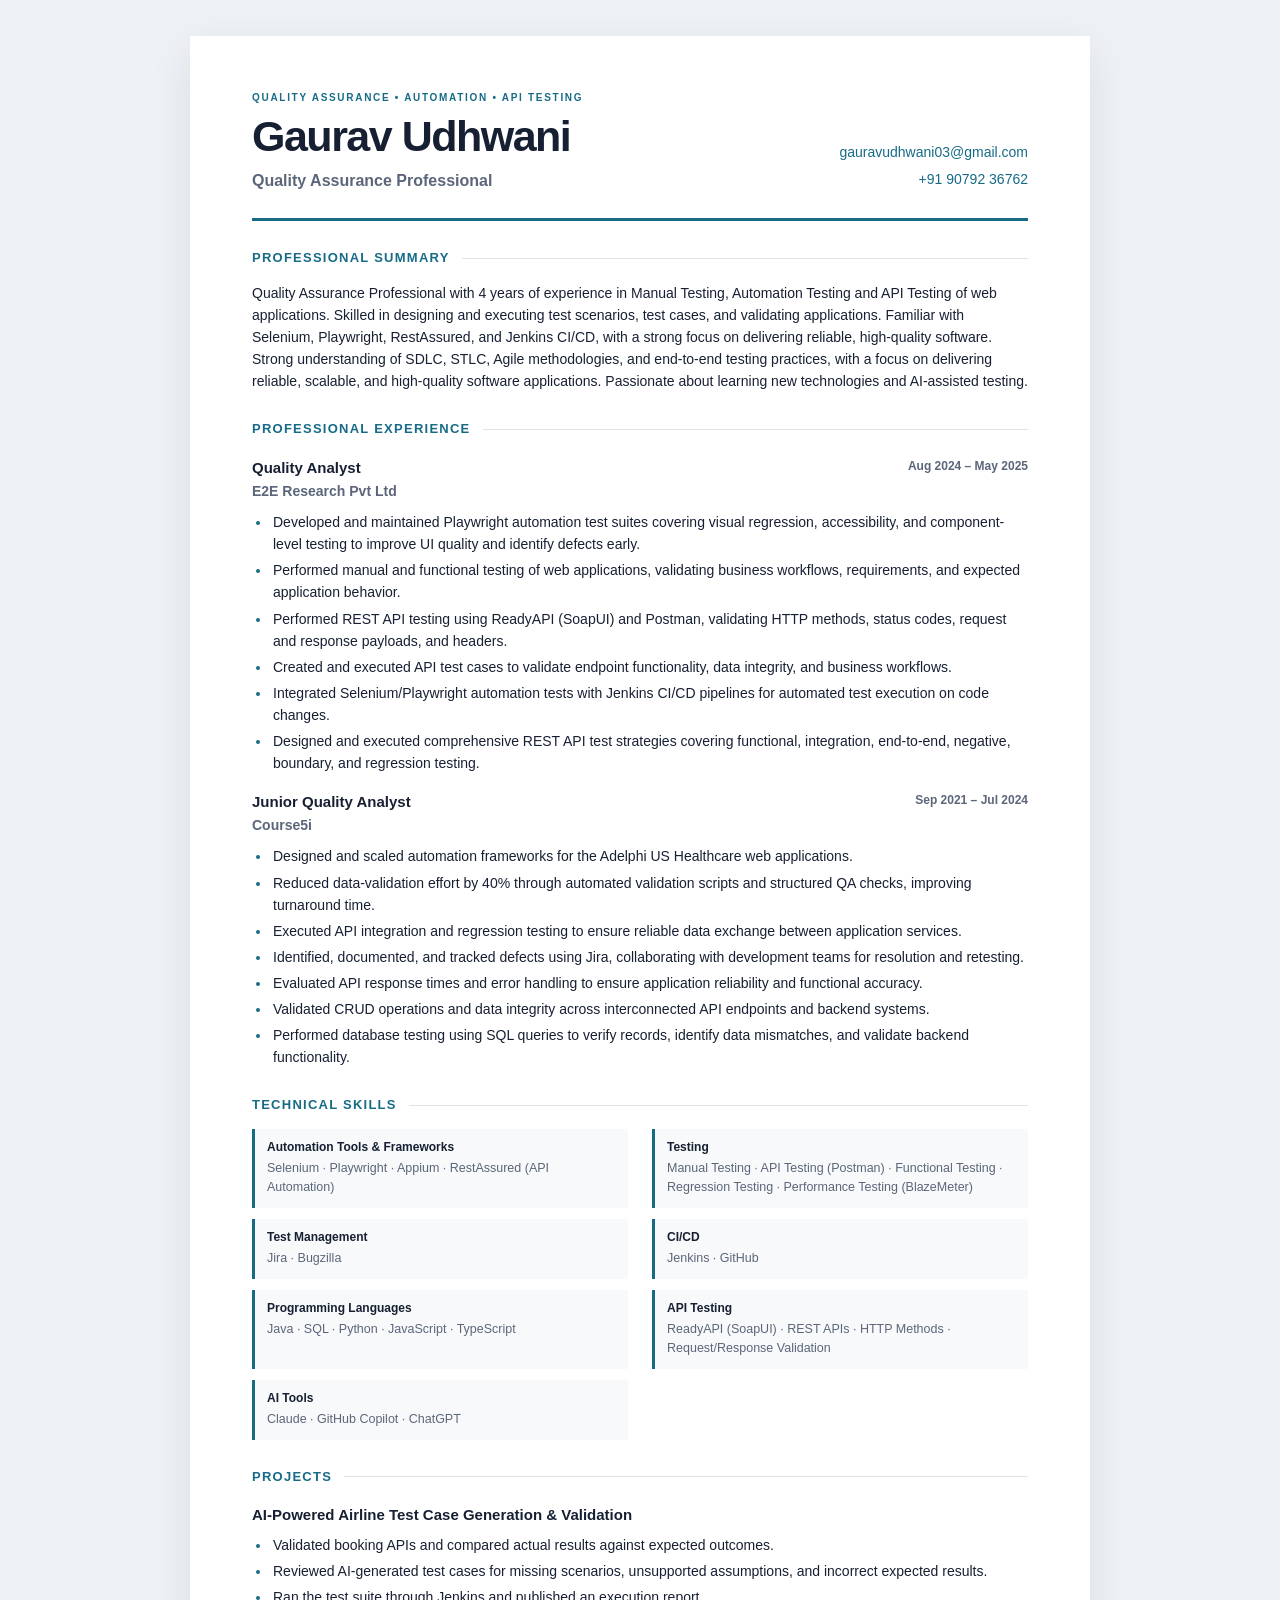
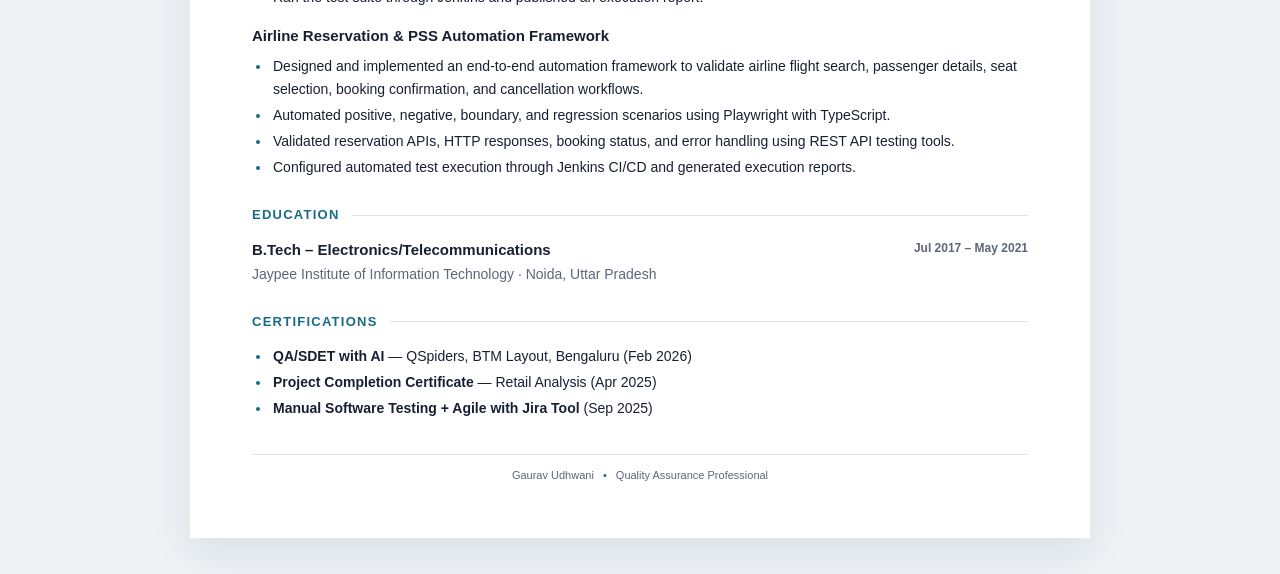
<file: index.html>
<!DOCTYPE html>
<html lang="en">
<head>
  <meta charset="UTF-8">
  <meta name="viewport" content="width=device-width, initial-scale=1.0">
  <meta name="description" content="Gaurav Udhwani - Quality Assurance and SDET professional resume">
  <title>Gaurav Udhwani | QA Automation Engineer</title>
  <link rel="stylesheet" href="style.css">
</head>
<body>
  <main class="resume">
    <header class="header">
      <div>
        <p class="eyebrow">QUALITY ASSURANCE • AUTOMATION • API TESTING</p>
        <h1>Gaurav Udhwani</h1>
        <p class="role">Quality Assurance Professional</p>
      </div>
      <div class="contact">
        <a href="mailto:gauravudhwani03@gmail.com">gauravudhwani03@gmail.com</a>
        <a href="tel:+919079236762">+91 90792 36762</a>
      </div>
    </header>

    <section>
      <h2>Professional Summary</h2>
      <p>Quality Assurance Professional with 4 years of experience in Manual Testing, Automation Testing and API Testing of web applications. Skilled in designing and executing test scenarios, test cases, and validating applications. Familiar with Selenium, Playwright, RestAssured, and Jenkins CI/CD, with a strong focus on delivering reliable, high-quality software. Strong understanding of SDLC, STLC, Agile methodologies, and end-to-end testing practices, with a focus on delivering reliable, scalable, and high-quality software applications. Passionate about learning new technologies and AI-assisted testing.</p>
    </section>

    <section>
      <h2>Professional Experience</h2>
      <article class="job">
        <div class="job-heading">
          <div><h3>Quality Analyst</h3><p class="company">E2E Research Pvt Ltd</p></div>
          <span class="date">Aug 2024 – May 2025</span>
        </div>
        <ul>
          <li>Developed and maintained Playwright automation test suites covering visual regression, accessibility, and component-level testing to improve UI quality and identify defects early.</li>
          <li>Performed manual and functional testing of web applications, validating business workflows, requirements, and expected application behavior.</li>
          <li>Performed REST API testing using ReadyAPI (SoapUI) and Postman, validating HTTP methods, status codes, request and response payloads, and headers.</li>
          <li>Created and executed API test cases to validate endpoint functionality, data integrity, and business workflows.</li>
          <li>Integrated Selenium/Playwright automation tests with Jenkins CI/CD pipelines for automated test execution on code changes.</li>
          <li>Designed and executed comprehensive REST API test strategies covering functional, integration, end-to-end, negative, boundary, and regression testing.</li>
        </ul>
      </article>
      <article class="job">
        <div class="job-heading">
          <div><h3>Junior Quality Analyst</h3><p class="company">Course5i</p></div>
          <span class="date">Sep 2021 – Jul 2024</span>
        </div>
        <ul>
          <li>Designed and scaled automation frameworks for the Adelphi US Healthcare web applications.</li>
          <li>Reduced data-validation effort by 40% through automated validation scripts and structured QA checks, improving turnaround time.</li>
          <li>Executed API integration and regression testing to ensure reliable data exchange between application services.</li>
          <li>Identified, documented, and tracked defects using Jira, collaborating with development teams for resolution and retesting.</li>
          <li>Evaluated API response times and error handling to ensure application reliability and functional accuracy.</li>
          <li>Validated CRUD operations and data integrity across interconnected API endpoints and backend systems.</li>
          <li>Performed database testing using SQL queries to verify records, identify data mismatches, and validate backend functionality.</li>
        </ul>
      </article>
    </section>

    <section>
      <h2>Technical Skills</h2>
      <div class="skills">
        <div><h3>Automation Tools &amp; Frameworks</h3><p>Selenium · Playwright · Appium · RestAssured (API Automation)</p></div>
        <div><h3>Testing</h3><p>Manual Testing · API Testing (Postman) · Functional Testing · Regression Testing · Performance Testing (BlazeMeter)</p></div>
        <div><h3>Test Management</h3><p>Jira · Bugzilla</p></div>
        <div><h3>CI/CD</h3><p>Jenkins · GitHub</p></div>
        <div><h3>Programming Languages</h3><p>Java · SQL · Python · JavaScript · TypeScript</p></div>
        <div><h3>API Testing</h3><p>ReadyAPI (SoapUI) · REST APIs · HTTP Methods · Request/Response Validation</p></div>
        <div><h3>AI Tools</h3><p>Claude · GitHub Copilot · ChatGPT</p></div>
      </div>
    </section>

    <section>
      <h2>Projects</h2>
      <article class="project">
        <h3>AI-Powered Airline Test Case Generation &amp; Validation</h3>
        <ul>
          <li>Validated booking APIs and compared actual results against expected outcomes.</li>
          <li>Reviewed AI-generated test cases for missing scenarios, unsupported assumptions, and incorrect expected results.</li>
          <li>Ran the test suite through Jenkins and published an execution report.</li>
        </ul>
      </article>
      <article class="project">
        <h3>Airline Reservation &amp; PSS Automation Framework</h3>
        <ul>
          <li>Designed and implemented an end-to-end automation framework to validate airline flight search, passenger details, seat selection, booking confirmation, and cancellation workflows.</li>
          <li>Automated positive, negative, boundary, and regression scenarios using Playwright with TypeScript.</li>
          <li>Validated reservation APIs, HTTP responses, booking status, and error handling using REST API testing tools.</li>
          <li>Configured automated test execution through Jenkins CI/CD and generated execution reports.</li>
        </ul>
      </article>
    </section>

    <section>
      <h2>Education</h2>
      <div class="education">
        <div><h3>B.Tech – Electronics/Telecommunications</h3><p>Jaypee Institute of Information Technology · Noida, Uttar Pradesh</p></div>
        <span class="date">Jul 2017 – May 2021</span>
      </div>
    </section>

    <section>
      <h2>Certifications</h2>
      <ul class="certifications">
        <li><strong>QA/SDET with AI</strong> — QSpiders, BTM Layout, Bengaluru (Feb 2026)</li>
        <li><strong>Project Completion Certificate</strong> — Retail Analysis (Apr 2025)</li>
        <li><strong>Manual Software Testing + Agile with Jira Tool</strong> (Sep 2025)</li>
      </ul>
    </section>

    <footer>Gaurav Udhwani <span>•</span> Quality Assurance Professional</footer>
  </main>
</body>
</html>
</file>
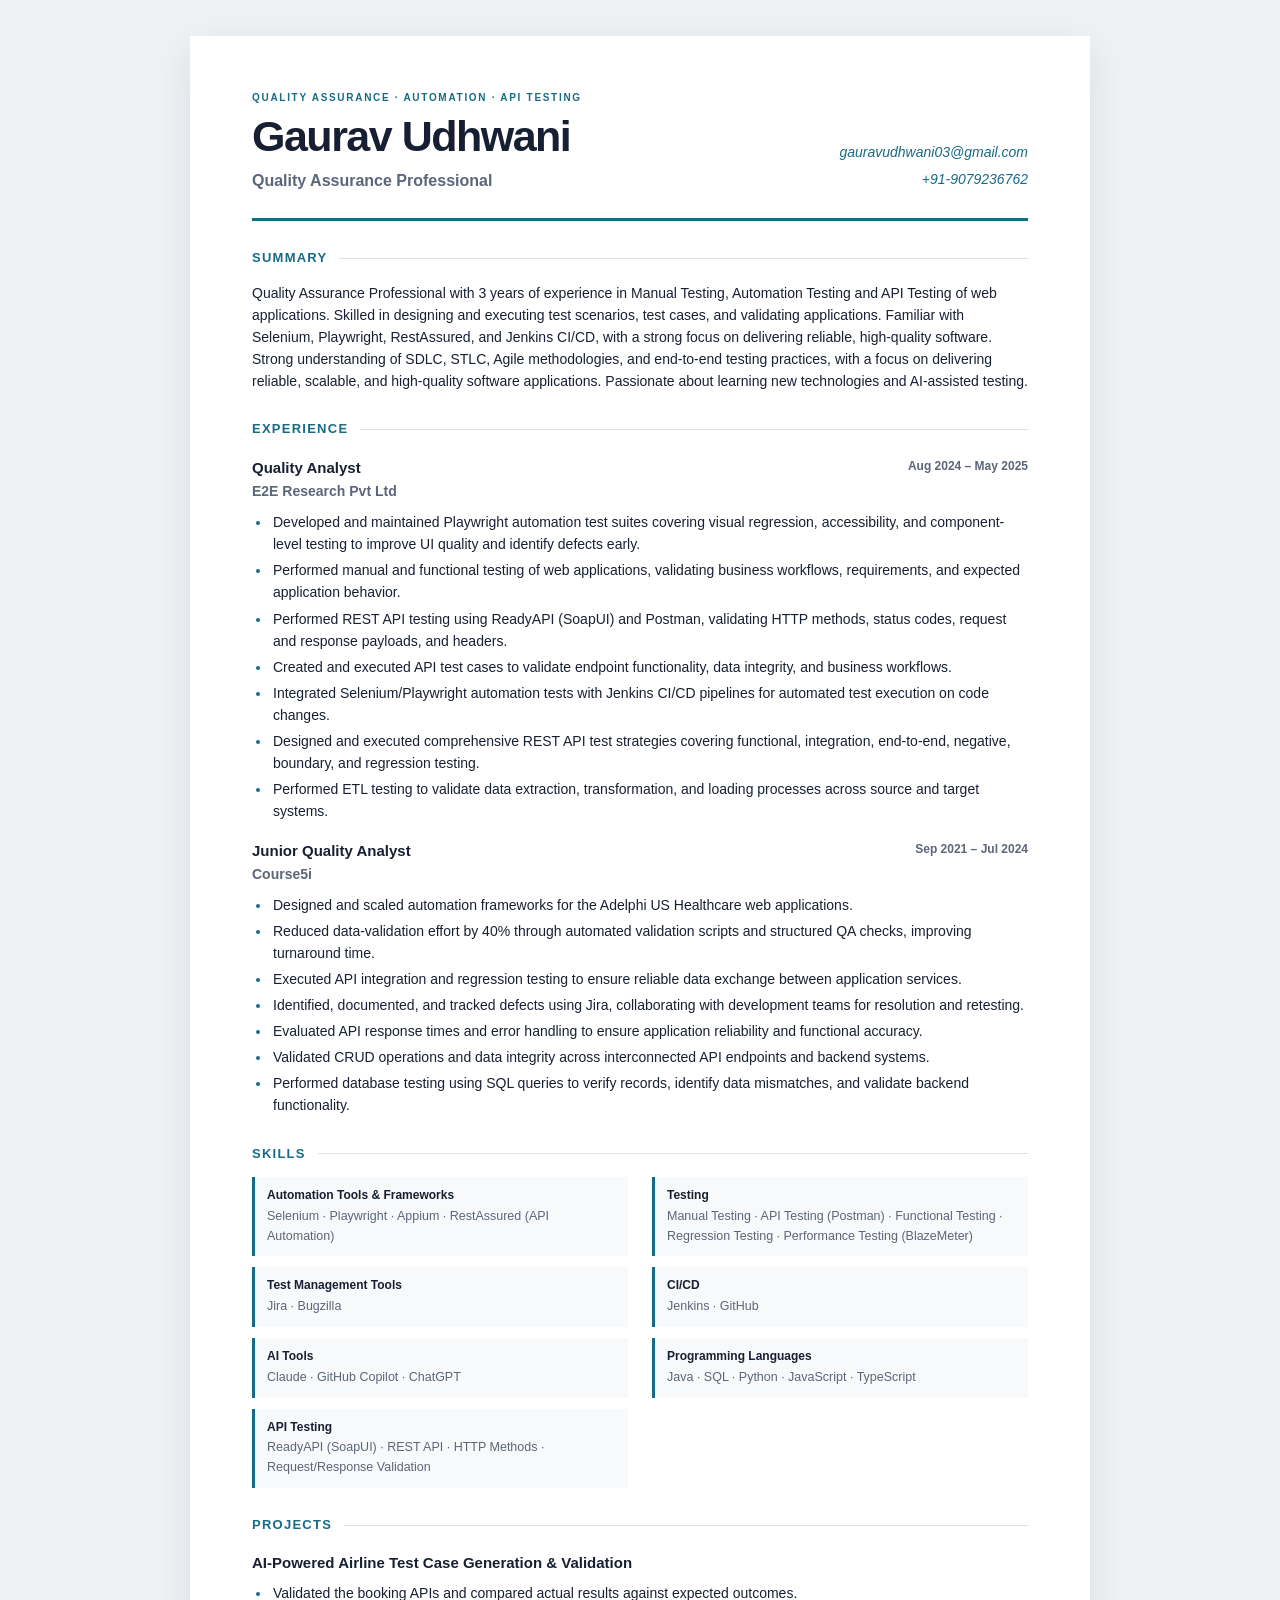
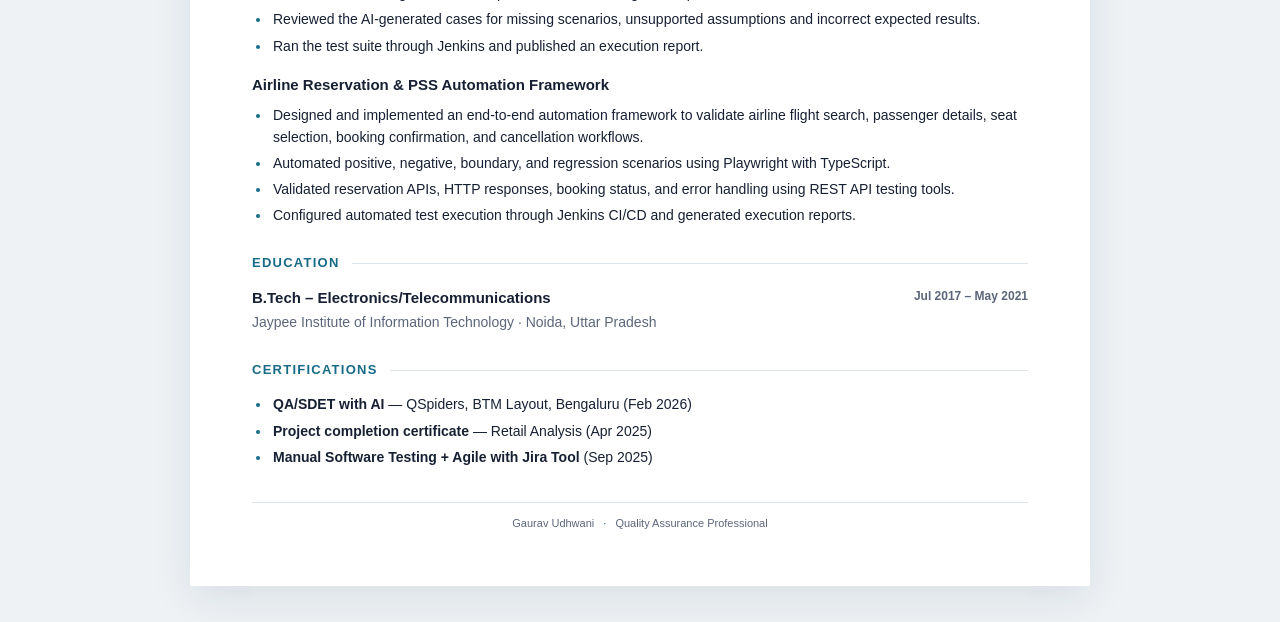
<file: index (2).html>
<!DOCTYPE html>
<html lang="en">
<head>
  <meta charset="UTF-8">
  <meta name="viewport" content="width=device-width, initial-scale=1.0">
  <meta name="description" content="Gaurav Udhwani - Quality Assurance Professional resume">
  <title>Gaurav Udhwani | Quality Assurance Professional</title>
  <link rel="stylesheet" href="style.css">
</head>
<body>
  <main class="resume">
    <header class="header">
      <div>
        <p class="eyebrow">QUALITY ASSURANCE · AUTOMATION · API TESTING</p>
        <h1>Gaurav Udhwani</h1>
        <p class="role">Quality Assurance Professional</p>
      </div>
      <address class="contact">
        <a href="mailto:gauravudhwani03@gmail.com">gauravudhwani03@gmail.com</a>
        <a href="tel:+919079236762">+91-9079236762</a>
      </address>
    </header>

    <section>
      <h2>Summary</h2>
      <p>Quality Assurance Professional with 3 years of experience in Manual Testing, Automation Testing and API Testing of web applications. Skilled in designing and executing test scenarios, test cases, and validating applications. Familiar with Selenium, Playwright, RestAssured, and Jenkins CI/CD, with a strong focus on delivering reliable, high-quality software. Strong understanding of SDLC, STLC, Agile methodologies, and end-to-end testing practices, with a focus on delivering reliable, scalable, and high-quality software applications. Passionate about learning new technologies and AI-assisted testing.</p>
    </section>

    <section>
      <h2>Experience</h2>
      <article class="job">
        <div class="job-heading">
          <div><h3>Quality Analyst</h3><p class="company">E2E Research Pvt Ltd</p></div>
          <span class="date">Aug 2024 – May 2025</span>
        </div>
        <ul>
          <li>Developed and maintained Playwright automation test suites covering visual regression, accessibility, and component-level testing to improve UI quality and identify defects early.</li>
          <li>Performed manual and functional testing of web applications, validating business workflows, requirements, and expected application behavior.</li>
          <li>Performed REST API testing using ReadyAPI (SoapUI) and Postman, validating HTTP methods, status codes, request and response payloads, and headers.</li>
          <li>Created and executed API test cases to validate endpoint functionality, data integrity, and business workflows.</li>
          <li>Integrated Selenium/Playwright automation tests with Jenkins CI/CD pipelines for automated test execution on code changes.</li>
          <li>Designed and executed comprehensive REST API test strategies covering functional, integration, end-to-end, negative, boundary, and regression testing.</li>
          <li>Performed ETL testing to validate data extraction, transformation, and loading processes across source and target systems.</li>
        </ul>
      </article>

      <article class="job">
        <div class="job-heading">
          <div><h3>Junior Quality Analyst</h3><p class="company">Course5i</p></div>
          <span class="date">Sep 2021 – Jul 2024</span>
        </div>
        <ul>
          <li>Designed and scaled automation frameworks for the Adelphi US Healthcare web applications.</li>
          <li>Reduced data-validation effort by 40% through automated validation scripts and structured QA checks, improving turnaround time.</li>
          <li>Executed API integration and regression testing to ensure reliable data exchange between application services.</li>
          <li>Identified, documented, and tracked defects using Jira, collaborating with development teams for resolution and retesting.</li>
          <li>Evaluated API response times and error handling to ensure application reliability and functional accuracy.</li>
          <li>Validated CRUD operations and data integrity across interconnected API endpoints and backend systems.</li>
          <li>Performed database testing using SQL queries to verify records, identify data mismatches, and validate backend functionality.</li>
        </ul>
      </article>
    </section>

    <section>
      <h2>Skills</h2>
      <div class="skills">
        <div><h3>Automation Tools &amp; Frameworks</h3><p>Selenium · Playwright · Appium · RestAssured (API Automation)</p></div>
        <div><h3>Testing</h3><p>Manual Testing · API Testing (Postman) · Functional Testing · Regression Testing · Performance Testing (BlazeMeter)</p></div>
        <div><h3>Test Management Tools</h3><p>Jira · Bugzilla</p></div>
        <div><h3>CI/CD</h3><p>Jenkins · GitHub</p></div>
        <div><h3>AI Tools</h3><p>Claude · GitHub Copilot · ChatGPT</p></div>
        <div><h3>Programming Languages</h3><p>Java · SQL · Python · JavaScript · TypeScript</p></div>
        <div><h3>API Testing</h3><p>ReadyAPI (SoapUI) · REST API · HTTP Methods · Request/Response Validation</p></div>
      </div>
    </section>

    <section>
      <h2>Projects</h2>
      <article class="project">
        <h3>AI-Powered Airline Test Case Generation &amp; Validation</h3>
        <ul>
          <li>Validated the booking APIs and compared actual results against expected outcomes.</li>
          <li>Reviewed the AI-generated cases for missing scenarios, unsupported assumptions and incorrect expected results.</li>
          <li>Ran the test suite through Jenkins and published an execution report.</li>
        </ul>
      </article>
      <article class="project">
        <h3>Airline Reservation &amp; PSS Automation Framework</h3>
        <ul>
          <li>Designed and implemented an end-to-end automation framework to validate airline flight search, passenger details, seat selection, booking confirmation, and cancellation workflows.</li>
          <li>Automated positive, negative, boundary, and regression scenarios using Playwright with TypeScript.</li>
          <li>Validated reservation APIs, HTTP responses, booking status, and error handling using REST API testing tools.</li>
          <li>Configured automated test execution through Jenkins CI/CD and generated execution reports.</li>
        </ul>
      </article>
    </section>

    <section>
      <h2>Education</h2>
      <div class="education">
        <div>
          <h3>B.Tech – Electronics/Telecommunications</h3>
          <p>Jaypee Institute of Information Technology · Noida, Uttar Pradesh</p>
        </div>
        <span class="date">Jul 2017 – May 2021</span>
      </div>
    </section>

    <section>
      <h2>Certifications</h2>
      <ul class="certifications">
        <li><strong>QA/SDET with AI</strong> — QSpiders, BTM Layout, Bengaluru (Feb 2026)</li>
        <li><strong>Project completion certificate</strong> — Retail Analysis (Apr 2025)</li>
        <li><strong>Manual Software Testing + Agile with Jira Tool</strong> (Sep 2025)</li>
      </ul>
    </section>

    <footer>Gaurav Udhwani <span>·</span> Quality Assurance Professional</footer>
  </main>
</body>
</html>
</file>
<file: style.css>
/* Gaurav Udhwani — responsive resume
   Open index.html in a browser. Use Ctrl/Cmd + P to save as PDF. */

:root {
  --ink: #172033;
  --muted: #5c667a;
  --accent: #176b87;
  --accent-light: #eaf4f7;
  --line: #dce3e9;
  --paper: #ffffff;
  --canvas: #eef2f5;
}

* { box-sizing: border-box; }

html { scroll-behavior: smooth; }

body {
  margin: 0;
  padding: 36px 18px;
  background: var(--canvas);
  color: var(--ink);
  font-family: Inter, "Segoe UI", Roboto, Arial, sans-serif;
  font-size: 14px;
  line-height: 1.58;
}

.resume {
  width: min(900px, 100%);
  margin: 0 auto;
  padding: 54px 62px;
  background: var(--paper);
  box-shadow: 0 12px 40px rgba(23, 32, 51, 0.09);
}

.header {
  display: flex;
  justify-content: space-between;
  align-items: flex-end;
  gap: 24px;
  padding-bottom: 25px;
  border-bottom: 3px solid var(--accent);
}

.eyebrow {
  margin: 0 0 7px;
  color: var(--accent);
  font-size: 10px;
  font-weight: 800;
  letter-spacing: 1.7px;
}

h1 {
  margin: 0;
  font-size: clamp(32px, 5vw, 43px);
  line-height: 1.1;
  letter-spacing: -1.5px;
}

.role {
  margin: 8px 0 0;
  color: var(--muted);
  font-size: 16px;
  font-weight: 600;
}

.contact {
  display: flex;
  flex-direction: column;
  align-items: flex-end;
  gap: 5px;
  padding-bottom: 3px;
  white-space: nowrap;
}

a {
  color: var(--accent);
  text-decoration: none;
}

a:hover { text-decoration: underline; }

section { margin-top: 27px; }

h2 {
  display: flex;
  align-items: center;
  gap: 12px;
  margin: 0 0 13px;
  color: var(--accent);
  font-size: 13px;
  font-weight: 800;
  letter-spacing: 1.25px;
  text-transform: uppercase;
}

h2::after {
  content: "";
  height: 1px;
  flex: 1;
  background: var(--line);
}

p { margin: 0; }

.job, .project { margin-top: 17px; }

.job-heading, .education {
  display: flex;
  justify-content: space-between;
  align-items: flex-start;
  gap: 18px;
}

h3 {
  margin: 0;
  font-size: 15px;
  line-height: 1.4;
  font-weight: 750;
}

.company {
  margin-top: 2px;
  color: var(--muted);
  font-weight: 600;
}

.date {
  color: var(--muted);
  font-size: 12px;
  font-weight: 650;
  white-space: nowrap;
}

ul {
  margin: 9px 0 0;
  padding-left: 19px;
}

li {
  margin: 4px 0;
  padding-left: 2px;
}

li::marker { color: var(--accent); }

.skills {
  display: grid;
  grid-template-columns: 1fr 1fr;
  gap: 11px 24px;
}

.skills > div {
  padding: 10px 12px;
  background: #f7f9fa;
  border-left: 3px solid var(--accent);
}

.skills h3 {
  margin-bottom: 3px;
  font-size: 12px;
}

.skills p {
  color: var(--muted);
  font-size: 12.5px;
}

.project h3 { color: var(--ink); }

.education p {
  margin-top: 3px;
  color: var(--muted);
}

.certifications { margin-top: 0; }

footer {
  margin-top: 34px;
  padding-top: 12px;
  border-top: 1px solid var(--line);
  color: var(--muted);
  font-size: 11px;
  text-align: center;
}

footer span { padding: 0 6px; color: var(--accent); }

@media (max-width: 650px) {
  body { padding: 0; background: var(--paper); }
  .resume { padding: 30px 22px; box-shadow: none; }
  .header { align-items: flex-start; flex-direction: column; gap: 15px; }
  .contact { align-items: flex-start; }
  .job-heading, .education { flex-direction: column; gap: 3px; }
  .skills { grid-template-columns: 1fr; }
}

@media print {
  @page { size: A4; margin: 12mm; }
  body { padding: 0; background: #fff; font-size: 10pt; }
  .resume {
    width: 100%;
    max-width: none;
    padding: 0;
    box-shadow: none;
  }
  section { margin-top: 18px; }
  .job, .project, .skills > div, .education { break-inside: avoid; }
  a { color: inherit; }
}
</file>
